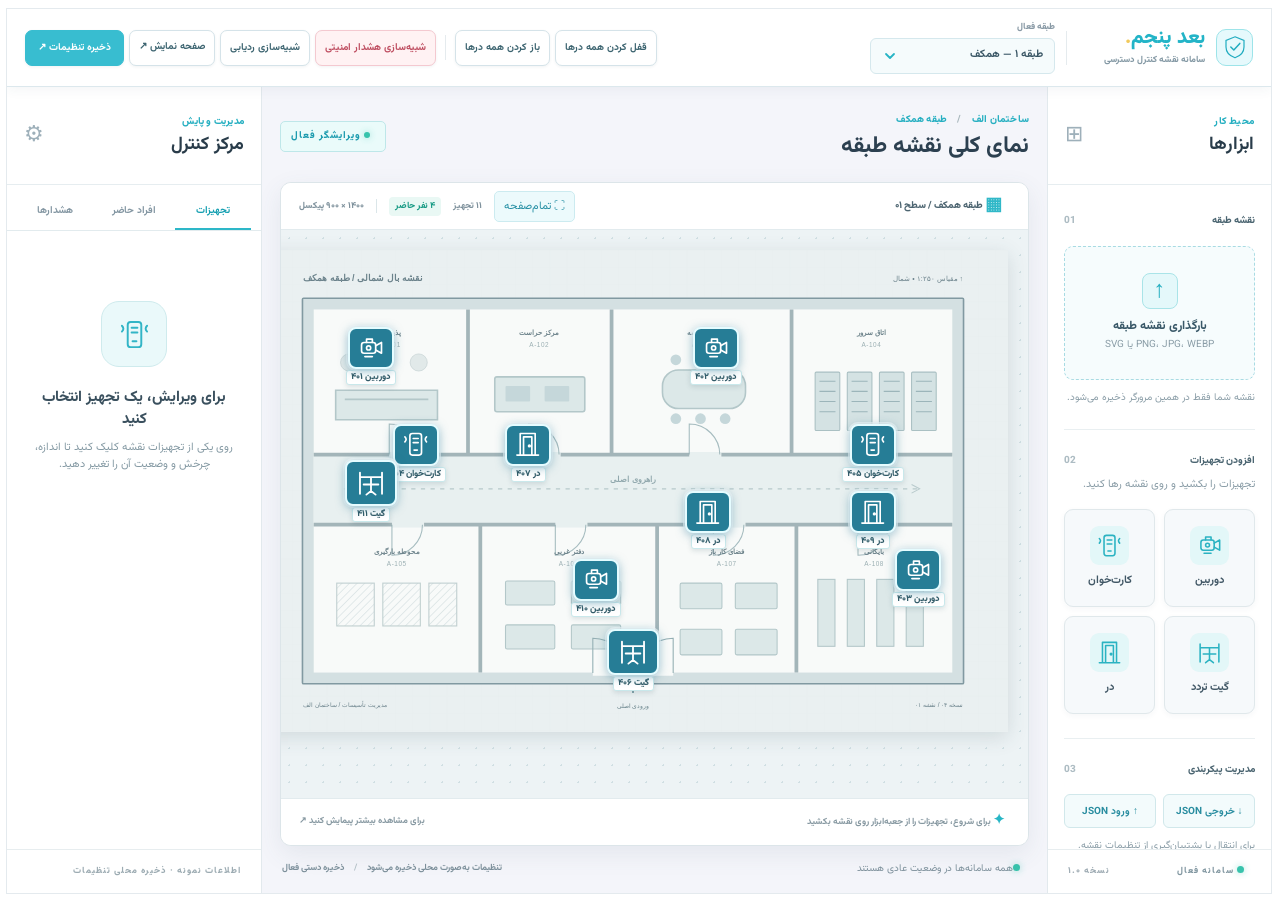
<file: index.html>
<!doctype html>
<html lang="fa" dir="rtl">
<head>
  <meta charset="utf-8">
  <meta name="viewport" content="width=device-width, initial-scale=1">
  <meta name="theme-color" content="#f4f5fa">
  <title>بعد پنجم | سازنده نقشه کنترل دسترسی</title>
  <link rel="stylesheet" href="styles.css">
  <link rel="stylesheet" href="theme-light.css">
  <script src="app.js" defer></script>
</head>
<body>
  <div id="acs-builder-app" class="acs-app-container" dir="rtl">
    <header class="acs-app-header">
      <div class="acs-app-brand">
        <div class="acs-app-brand-mark" aria-hidden="true"><svg viewBox="0 0 40 40" fill="none"><path d="M20 3 35 9v11c0 10-6.5 15-15 18C11.5 35 5 30 5 20V9L20 3Z" stroke="currentColor" stroke-width="2"/><path d="m13 20 5 5 10-11" stroke="currentColor" stroke-width="2.5" stroke-linecap="round" stroke-linejoin="round"/></svg></div>
        <div><div class="acs-app-brand-name">بعد پنجم<span class="acs-app-brand-dot">.</span></div><div class="acs-app-brand-caption">سامانه نقشه کنترل دسترسی</div></div>
      </div>
      <div class="acs-app-header-divider"></div>
      <div class="acs-app-floor-control"><span class="acs-app-field-label">طبقه فعال</span><div class="acs-app-select-wrap"><select id="acs-floor-select" class="acs-app-visually-hidden" aria-hidden="true" tabindex="-1"><option value="1">طبقه ۱ — همکف</option><option value="2">طبقه ۲ — عملیاتی</option><option value="3">طبقه ۳ — مدیریت</option></select><button id="acs-floor-trigger" class="acs-app-floor-trigger" type="button" aria-haspopup="listbox" aria-expanded="false" aria-controls="acs-floor-menu"><span id="acs-floor-label">طبقه ۱ — همکف</span><svg class="acs-app-floor-arrow" viewBox="0 0 16 16" fill="none" aria-hidden="true"><path d="m4 6 4 4 4-4" stroke="currentColor" stroke-width="1.8" stroke-linecap="round" stroke-linejoin="round"/></svg></button><div id="acs-floor-menu" class="acs-app-floor-menu acs-app-hidden" role="listbox" aria-label="انتخاب طبقه"><button class="acs-app-floor-option" type="button" role="option" data-floor="1" aria-selected="true">طبقه ۱ — همکف</button><button class="acs-app-floor-option" type="button" role="option" data-floor="2" aria-selected="false">طبقه ۲ — عملیاتی</button><button class="acs-app-floor-option" type="button" role="option" data-floor="3" aria-selected="false">طبقه ۳ — مدیریت</button></div></div></div>
      <div class="acs-app-header-spacer"></div>
      <div class="acs-app-header-actions">
        <button id="acs-lock-all" class="acs-app-button acs-app-button-subtle" type="button"><span class="acs-app-button-icon">🔒</span> قفل کردن همه درها</button>
        <button id="acs-unlock-all" class="acs-app-button acs-app-button-subtle" type="button"><span class="acs-app-button-icon">🔓</span> باز کردن همه درها</button>
        <span class="acs-app-action-divider"></span>
        <button id="acs-breach" class="acs-app-button acs-app-button-danger" type="button"><span class="acs-app-button-icon">⚡</span> شبیه‌سازی هشدار امنیتی</button>
        <button id="acs-track" class="acs-app-button acs-app-button-subtle" type="button"><span class="acs-app-button-icon">◎</span> شبیه‌سازی ردیابی</button>
        <a class="acs-app-button acs-app-button-subtle acs-app-view-link" href="viewer.html" target="_blank" rel="noopener" title="صفحه نمایش نقشه؛ فقط مشاهده و کنترل درها"><span class="acs-app-button-icon">◱</span> صفحه نمایش ↗</a>
        <button id="acs-save" class="acs-app-button acs-app-button-primary" type="button" aria-label="ذخیره تنظیمات"><span id="acs-save-indicator" class="acs-app-save-indicator acs-app-hidden" aria-hidden="true"></span>ذخیره تنظیمات <span aria-hidden="true">↗</span></button>
      </div>
    </header>

    <aside class="acs-app-sidebar acs-app-sidebar-left" aria-label="ابزارها">
      <div class="acs-app-sidebar-heading"><div><div class="acs-app-eyebrow">محیط کار</div><h2 class="acs-app-panel-title">ابزارها</h2></div><span class="acs-app-heading-symbol" aria-hidden="true">⊞</span></div>
      <div class="acs-app-sidebar-content">
        <section class="acs-app-section"><div class="acs-app-section-heading"><span>نقشه طبقه</span><span class="acs-app-section-index">01</span></div>
          <label for="acs-upload" class="acs-app-upload"><span class="acs-app-upload-icon" aria-hidden="true">↑</span><span class="acs-app-upload-title">بارگذاری نقشه طبقه</span><span class="acs-app-upload-hint">PNG، JPG، WEBP یا SVG</span></label>
          <input id="acs-upload" class="acs-app-visually-hidden" type="file" accept="image/png,image/jpeg,image/webp,image/gif,image/svg+xml">
          <p class="acs-app-helper">نقشه شما فقط در همین مرورگر ذخیره می‌شود.</p>
        </section>
        <section class="acs-app-section"><div class="acs-app-section-heading"><span>افزودن تجهیزات</span><span class="acs-app-section-index">02</span></div>
          <p class="acs-app-section-description">تجهیزات را بکشید و روی نقشه رها کنید.</p>
          <div id="acs-palette" class="acs-app-palette"></div>
        </section>
        <section class="acs-app-section acs-app-config-tools"><div class="acs-app-section-heading"><span>مدیریت پیکربندی</span><span class="acs-app-section-index">03</span></div><div class="acs-app-config-actions"><button id="acs-export" class="acs-app-config-button" type="button">↓ خروجی JSON</button><label for="acs-import" class="acs-app-config-button">↑ ورود JSON</label><input id="acs-import" class="acs-app-visually-hidden" type="file" accept="application/json,.json"></div><p class="acs-app-helper">برای انتقال یا پشتیبان‌گیری از تنظیمات نقشه.</p></section>
        <section class="acs-app-section acs-app-tips"><div class="acs-app-section-heading"><span>راهنمای سریع</span><span class="acs-app-section-index">04</span></div>
          <div class="acs-app-tip"><span class="acs-app-tip-number">01</span><span>تجهیزات را بکشید و روی نقشه قرار دهید</span></div>
          <div class="acs-app-tip"><span class="acs-app-tip-number">02</span><span>برای ویرایش، روی هر تجهیز کلیک کنید</span></div>
          <div class="acs-app-tip"><span class="acs-app-tip-number">03</span><span>تغییرات فقط با دکمه «ذخیره تنظیمات» ثبت می‌شوند</span></div>
        </section>
      </div>
      <div class="acs-app-sidebar-footer"><span class="acs-app-status-light"></span> سامانه فعال <span class="acs-app-footer-version">نسخه ۱.۰</span></div>
    </aside>

    <main class="acs-app-workspace">
      <div class="acs-app-workspace-heading"><div><div class="acs-app-eyebrow">ساختمان الف <span class="acs-app-breadcrumb">/</span> <span id="acs-floor-crumb">طبقه همکف</span></div><h1 class="acs-app-workspace-title">نمای کلی نقشه طبقه</h1></div><div class="acs-app-live-pill"><span class="acs-app-live-dot"></span> ویرایشگر فعال</div></div>
      <div class="acs-app-map-frame"><div class="acs-app-map-topbar"><div class="acs-app-map-title"><span class="acs-app-map-icon">▦</span> <span id="acs-map-name">طبقه همکف / سطح ۰۱</span></div><div class="acs-app-map-meta"><button id="acs-fullscreen" class="acs-app-fullscreen-button" type="button" aria-label="تمام‌صفحه کردن نقشه" title="تمام‌صفحه کردن نقشه">⛶ <span id="acs-fullscreen-label">تمام‌صفحه</span></button><span id="acs-device-count">۰ تجهیز</span><span id="acs-presence-count" class="acs-app-presence-count">۰ نفر حاضر</span><span class="acs-app-meta-divider"></span><span id="acs-map-dimensions">۱۴۰۰ × ۹۰۰ پیکسل</span></div></div>
        <div id="acs-scroll-area" class="acs-app-scroll-area"><div id="acs-canvas" class="acs-app-canvas" aria-label="بوم نقشه طبقه"><div id="acs-elements" class="acs-app-elements"></div><svg id="acs-path-overlay" class="acs-app-path-overlay" aria-hidden="true"></svg><div id="acs-device-menu" class="acs-app-device-menu acs-app-hidden" role="group" aria-label="تغییر وضعیت تجهیز"></div><div id="acs-person-marker" class="acs-app-person-marker acs-app-hidden" aria-live="polite"></div></div></div>
        <div class="acs-app-map-footer"><span><span class="acs-app-footer-key">✦</span> برای شروع، تجهیزات را از جعبه‌ابزار روی نقشه بکشید</span><span>برای مشاهده بیشتر پیمایش کنید <span aria-hidden="true">↗</span></span></div>
      </div>
      <div class="acs-app-workspace-bottom"><div><span class="acs-app-status-light"></span><span id="acs-status-text">همه سامانه‌ها در وضعیت عادی هستند</span></div><span>تنظیمات به‌صورت محلی ذخیره می‌شود <span class="acs-app-bottom-separator">/</span> <span id="acs-save-state">ذخیره دستی فعال</span></span></div>
      <div id="acs-tracking-log" class="acs-app-tracking-log acs-app-hidden" aria-live="polite"><div class="acs-app-tracking-header"><span><span class="acs-app-tracking-pulse"></span> ردیابی پرسنل</span><button id="acs-close-tracking" class="acs-app-icon-button" type="button" aria-label="بستن گزارش ردیابی">×</button></div><div class="acs-app-tracking-person"><div id="acs-tracking-avatar" class="acs-app-avatar">عق</div><div><strong id="acs-tracking-name">علیرضا قورچیان</strong><small id="acs-tracking-id">شماره پرسنلی · ۴۸۲۹</small></div><span class="acs-app-tracking-active">فعال</span></div><div id="acs-tracking-entries" class="acs-app-tracking-entries"></div></div>
    </main>

    <aside class="acs-app-sidebar acs-app-sidebar-right" aria-label="پنل مدیریت و پایش"><div class="acs-app-sidebar-heading"><div><div class="acs-app-eyebrow">مدیریت و پایش</div><h2 class="acs-app-panel-title">مرکز کنترل</h2></div><span class="acs-app-heading-symbol" aria-hidden="true">⚙</span></div>
      <div class="acs-app-panel-tabs" role="tablist" aria-label="بخش‌های مرکز کنترل"><button id="acs-tab-properties" class="acs-app-panel-tab acs-app-panel-tab-active" type="button" role="tab" aria-selected="true" aria-controls="acs-properties">تجهیزات</button><button id="acs-tab-personnel" class="acs-app-panel-tab" type="button" role="tab" aria-selected="false" aria-controls="acs-personnel-panel">افراد حاضر</button><button id="acs-tab-events" class="acs-app-panel-tab" type="button" role="tab" aria-selected="false" aria-controls="acs-events-panel">هشدارها <span id="acs-alert-count" class="acs-app-tab-badge acs-app-hidden">۰</span></button></div>
      <div id="acs-properties" class="acs-app-properties" role="tabpanel" aria-labelledby="acs-tab-properties"></div>
      <div id="acs-personnel-panel" class="acs-app-monitor-panel acs-app-hidden" role="tabpanel" aria-labelledby="acs-tab-personnel"><div class="acs-app-monitor-head"><strong>افراد حاضر در مجموعه</strong><span id="acs-personnel-total" class="acs-app-count-pill">۰ نفر</span></div><label class="acs-app-search-wrap"><span aria-hidden="true">⌕</span><input id="acs-person-search" class="acs-app-person-search" type="search" placeholder="جستجوی نام، کد یا واحد…" aria-label="جستجوی افراد حاضر"></label><div id="acs-person-detail" class="acs-app-person-detail acs-app-hidden"></div><div id="acs-person-list" class="acs-app-person-list"></div></div>
      <div id="acs-events-panel" class="acs-app-monitor-panel acs-app-hidden" role="tabpanel" aria-labelledby="acs-tab-events"><div class="acs-app-monitor-head"><strong>مرکز هشدار و رویدادها</strong><span class="acs-app-count-pill">نمایشی</span></div><p class="acs-app-monitor-help">برای آزمایش، یک نوع رویداد را انتخاب کنید.</p><div class="acs-app-alert-actions"><button class="acs-app-alert-action" type="button" data-alert-type="unauthorized">⚠ دسترسی غیرمجاز</button><button class="acs-app-alert-action" type="button" data-alert-type="forced">🚪 باز شدن اجباری در</button><button class="acs-app-alert-action" type="button" data-alert-type="offline">◉ قطع ارتباط دوربین</button><button class="acs-app-alert-action" type="button" data-alert-type="denied">▣ کارت نامعتبر</button></div><div class="acs-app-monitor-subheading"><span>گزارش رویدادها</span><button id="acs-ack-all" class="acs-app-text-button" type="button">تأیید همه</button></div><div id="acs-event-list" class="acs-app-event-list"></div></div>
      <div class="acs-app-sidebar-footer acs-app-properties-footer">اطلاعات نمونه · ذخیره محلی تنظیمات</div></aside>

    <div id="acs-toast-region" class="acs-app-toast-region" aria-live="polite"></div>
    <div id="acs-camera-modal" class="acs-app-modal acs-app-hidden" role="dialog" aria-modal="true" aria-labelledby="acs-camera-title"><div class="acs-app-modal-card"><div class="acs-app-modal-header"><div><div class="acs-app-eyebrow">نظارت زنده</div><h2 id="acs-camera-title" class="acs-app-modal-title">تصویر دوربین</h2></div><button id="acs-close-modal" class="acs-app-icon-button acs-app-modal-close" type="button" aria-label="بستن تصویر دوربین">×</button></div><div class="acs-app-video"><div class="acs-app-video-scene"><div class="acs-app-video-hall"></div><div class="acs-app-video-door"></div><div class="acs-app-video-floor"></div><div class="acs-app-video-person"></div></div><div class="acs-app-video-grid"></div><div class="acs-app-video-scan"></div><div class="acs-app-video-rec"><span class="acs-app-rec-dot"></span> ضبط</div><div class="acs-app-video-crosshair">＋</div><div id="acs-video-time" class="acs-app-video-time"></div><div class="acs-app-video-label">دوربین / پخش زنده</div></div><div class="acs-app-modal-footer"><span><span class="acs-app-status-light"></span> اتصال امن</span><span>تصویر شبیه‌سازی‌شده · حالت نمایشی</span></div></div></div>
  </div>
</body>
</html>
</file>
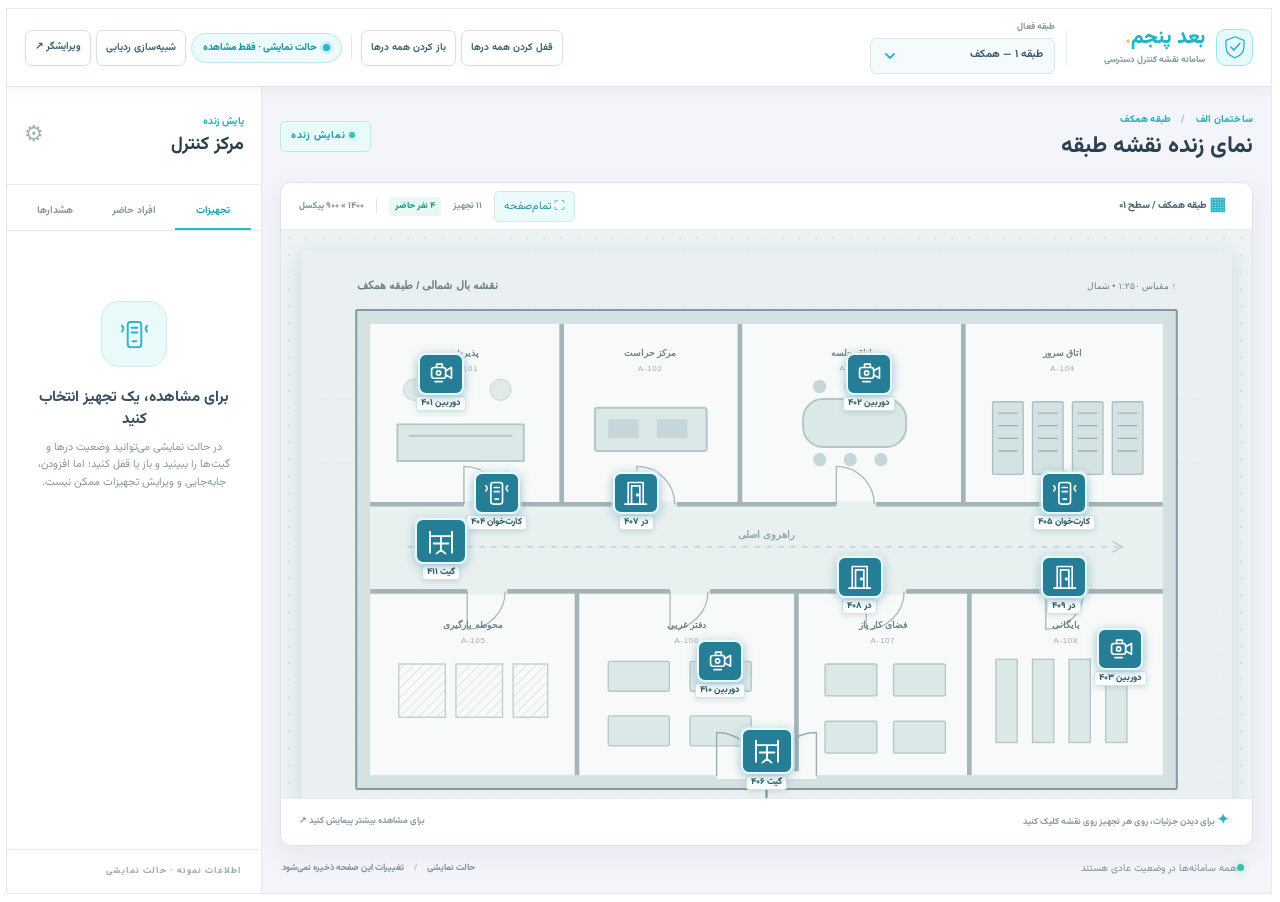
<file: viewer.html>
<!doctype html>
<html lang="fa" dir="rtl">
<head>
  <meta charset="utf-8">
  <meta name="viewport" content="width=device-width, initial-scale=1">
  <meta name="theme-color" content="#f4f5fa">
  <title>بعد پنجم | نمایش نقشه کنترل دسترسی</title>
  <link rel="stylesheet" href="styles.css">
  <link rel="stylesheet" href="theme-light.css">
  <link rel="stylesheet" href="viewer.css">
  <script src="app.js" defer></script>
</head>
<body>
  <div id="acs-builder-app" class="acs-app-container acs-app-viewer" data-mode="viewer" dir="rtl">
    <header class="acs-app-header">
      <div class="acs-app-brand">
        <div class="acs-app-brand-mark" aria-hidden="true"><svg viewBox="0 0 40 40" fill="none"><path d="M20 3 35 9v11c0 10-6.5 15-15 18C11.5 35 5 30 5 20V9L20 3Z" stroke="currentColor" stroke-width="2"/><path d="m13 20 5 5 10-11" stroke="currentColor" stroke-width="2.5" stroke-linecap="round" stroke-linejoin="round"/></svg></div>
        <div><div class="acs-app-brand-name">بعد پنجم<span class="acs-app-brand-dot">.</span></div><div class="acs-app-brand-caption">سامانه نقشه کنترل دسترسی</div></div>
      </div>
      <div class="acs-app-header-divider"></div>
      <div class="acs-app-floor-control"><span class="acs-app-field-label">طبقه فعال</span><div class="acs-app-select-wrap"><select id="acs-floor-select" class="acs-app-visually-hidden" aria-hidden="true" tabindex="-1"><option value="1">طبقه ۱ — همکف</option><option value="2">طبقه ۲ — عملیاتی</option><option value="3">طبقه ۳ — مدیریت</option></select><button id="acs-floor-trigger" class="acs-app-floor-trigger" type="button" aria-haspopup="listbox" aria-expanded="false" aria-controls="acs-floor-menu"><span id="acs-floor-label">طبقه ۱ — همکف</span><svg class="acs-app-floor-arrow" viewBox="0 0 16 16" fill="none" aria-hidden="true"><path d="m4 6 4 4 4-4" stroke="currentColor" stroke-width="1.8" stroke-linecap="round" stroke-linejoin="round"/></svg></button><div id="acs-floor-menu" class="acs-app-floor-menu acs-app-hidden" role="listbox" aria-label="انتخاب طبقه"><button class="acs-app-floor-option" type="button" role="option" data-floor="1" aria-selected="true">طبقه ۱ — همکف</button><button class="acs-app-floor-option" type="button" role="option" data-floor="2" aria-selected="false">طبقه ۲ — عملیاتی</button><button class="acs-app-floor-option" type="button" role="option" data-floor="3" aria-selected="false">طبقه ۳ — مدیریت</button></div></div></div>
      <div class="acs-app-header-spacer"></div>
      <div class="acs-app-header-actions">
        <button id="acs-lock-all" class="acs-app-button acs-app-button-subtle" type="button"><span class="acs-app-button-icon">🔒</span> قفل کردن همه درها</button>
        <button id="acs-unlock-all" class="acs-app-button acs-app-button-subtle" type="button"><span class="acs-app-button-icon">🔓</span> باز کردن همه درها</button>
        <span class="acs-app-action-divider"></span>
        <span class="acs-app-mode-pill"><span class="acs-app-mode-dot" aria-hidden="true"></span> حالت نمایشی · فقط مشاهده</span>
        <button id="acs-track" class="acs-app-button acs-app-button-subtle" type="button"><span class="acs-app-button-icon">◎</span> شبیه‌سازی ردیابی</button>
        <a class="acs-app-button acs-app-button-subtle acs-app-view-link" href="index.html" title="بازگشت به ویرایشگر نقشه"><span class="acs-app-button-icon">✎</span> ویرایشگر ↗</a>
      </div>
    </header>

    <main class="acs-app-workspace">
      <div class="acs-app-workspace-heading"><div><div class="acs-app-eyebrow">ساختمان الف <span class="acs-app-breadcrumb">/</span> <span id="acs-floor-crumb">طبقه همکف</span></div><h1 class="acs-app-workspace-title">نمای زنده نقشه طبقه</h1></div><div class="acs-app-live-pill"><span class="acs-app-live-dot"></span> نمایش زنده</div></div>
      <div class="acs-app-map-frame"><div class="acs-app-map-topbar"><div class="acs-app-map-title"><span class="acs-app-map-icon">▦</span> <span id="acs-map-name">طبقه همکف / سطح ۰۱</span></div><div class="acs-app-map-meta"><button id="acs-fullscreen" class="acs-app-fullscreen-button" type="button" aria-label="تمام‌صفحه کردن نقشه" title="تمام‌صفحه کردن نقشه">⛶ <span id="acs-fullscreen-label">تمام‌صفحه</span></button><span id="acs-device-count">۰ تجهیز</span><span id="acs-presence-count" class="acs-app-presence-count">۰ نفر حاضر</span><span class="acs-app-meta-divider"></span><span id="acs-map-dimensions">۱۴۰۰ × ۹۰۰ پیکسل</span></div></div>
        <div id="acs-scroll-area" class="acs-app-scroll-area"><div id="acs-canvas" class="acs-app-canvas" aria-label="بوم نقشه طبقه"><div id="acs-elements" class="acs-app-elements"></div><svg id="acs-path-overlay" class="acs-app-path-overlay" aria-hidden="true"></svg><div id="acs-device-menu" class="acs-app-device-menu acs-app-hidden" role="group" aria-label="تغییر وضعیت تجهیز"></div><div id="acs-person-marker" class="acs-app-person-marker acs-app-hidden" aria-live="polite"></div></div></div>
        <div class="acs-app-map-footer"><span><span class="acs-app-footer-key">✦</span> برای دیدن جزئیات، روی هر تجهیز روی نقشه کلیک کنید</span><span>برای مشاهده بیشتر پیمایش کنید <span aria-hidden="true">↗</span></span></div>
      </div>
      <div class="acs-app-workspace-bottom"><div><span class="acs-app-status-light"></span><span id="acs-status-text">همه سامانه‌ها در وضعیت عادی هستند</span></div><span>حالت نمایشی <span class="acs-app-bottom-separator">/</span> تغییرات این صفحه ذخیره نمی‌شود</span></div>
      <div id="acs-tracking-log" class="acs-app-tracking-log acs-app-hidden" aria-live="polite"><div class="acs-app-tracking-header"><span><span class="acs-app-tracking-pulse"></span> ردیابی پرسنل</span><button id="acs-close-tracking" class="acs-app-icon-button" type="button" aria-label="بستن گزارش ردیابی">×</button></div><div class="acs-app-tracking-person"><div id="acs-tracking-avatar" class="acs-app-avatar">عق</div><div><strong id="acs-tracking-name">علیرضا قورچیان</strong><small id="acs-tracking-id">شماره پرسنلی · ۴۸۲۹</small></div><span class="acs-app-tracking-active">فعال</span></div><div id="acs-tracking-entries" class="acs-app-tracking-entries"></div></div>
    </main>

    <aside class="acs-app-sidebar acs-app-sidebar-right" aria-label="پنل پایش"><div class="acs-app-sidebar-heading"><div><div class="acs-app-eyebrow">پایش زنده</div><h2 class="acs-app-panel-title">مرکز کنترل</h2></div><span class="acs-app-heading-symbol" aria-hidden="true">⚙</span></div>
      <div class="acs-app-panel-tabs" role="tablist" aria-label="بخش‌های مرکز کنترل"><button id="acs-tab-properties" class="acs-app-panel-tab acs-app-panel-tab-active" type="button" role="tab" aria-selected="true" aria-controls="acs-properties">تجهیزات</button><button id="acs-tab-personnel" class="acs-app-panel-tab" type="button" role="tab" aria-selected="false" aria-controls="acs-personnel-panel">افراد حاضر</button><button id="acs-tab-events" class="acs-app-panel-tab" type="button" role="tab" aria-selected="false" aria-controls="acs-events-panel">هشدارها <span id="acs-alert-count" class="acs-app-tab-badge acs-app-hidden">۰</span></button></div>
      <div id="acs-properties" class="acs-app-properties" role="tabpanel" aria-labelledby="acs-tab-properties"></div>
      <div id="acs-personnel-panel" class="acs-app-monitor-panel acs-app-hidden" role="tabpanel" aria-labelledby="acs-tab-personnel"><div class="acs-app-monitor-head"><strong>افراد حاضر در مجموعه</strong><span id="acs-personnel-total" class="acs-app-count-pill">۰ نفر</span></div><label class="acs-app-search-wrap"><span aria-hidden="true">⌕</span><input id="acs-person-search" class="acs-app-person-search" type="search" placeholder="جستجوی نام، کد یا واحد…" aria-label="جستجوی افراد حاضر"></label><div id="acs-person-detail" class="acs-app-person-detail acs-app-hidden"></div><div id="acs-person-list" class="acs-app-person-list"></div></div>
      <div id="acs-events-panel" class="acs-app-monitor-panel acs-app-hidden" role="tabpanel" aria-labelledby="acs-tab-events"><div class="acs-app-monitor-head"><strong>مرکز هشدار و رویدادها</strong><span class="acs-app-count-pill">فقط مشاهده</span></div><p class="acs-app-monitor-help">هشدارهای ثبت‌شده در سامانه را اینجا دنبال کنید.</p><div class="acs-app-monitor-subheading"><span>گزارش رویدادها</span></div><div id="acs-event-list" class="acs-app-event-list"></div></div>
      <div class="acs-app-sidebar-footer acs-app-properties-footer">اطلاعات نمونه · حالت نمایشی</div></aside>

    <div id="acs-toast-region" class="acs-app-toast-region" aria-live="polite"></div>
    <div id="acs-camera-modal" class="acs-app-modal acs-app-hidden" role="dialog" aria-modal="true" aria-labelledby="acs-camera-title"><div class="acs-app-modal-card"><div class="acs-app-modal-header"><div><div class="acs-app-eyebrow">نظارت زنده</div><h2 id="acs-camera-title" class="acs-app-modal-title">تصویر دوربین</h2></div><button id="acs-close-modal" class="acs-app-icon-button acs-app-modal-close" type="button" aria-label="بستن تصویر دوربین">×</button></div><div class="acs-app-video"><div class="acs-app-video-scene"><div class="acs-app-video-hall"></div><div class="acs-app-video-door"></div><div class="acs-app-video-floor"></div><div class="acs-app-video-person"></div></div><div class="acs-app-video-grid"></div><div class="acs-app-video-scan"></div><div class="acs-app-video-rec"><span class="acs-app-rec-dot"></span> ضبط</div><div class="acs-app-video-crosshair">＋</div><div id="acs-video-time" class="acs-app-video-time"></div><div class="acs-app-video-label">دوربین / پخش زنده</div></div><div class="acs-app-modal-footer"><span><span class="acs-app-status-light"></span> اتصال امن</span><span>تصویر شبیه‌سازی‌شده · حالت نمایشی</span></div></div></div>
  </div>
</body>
</html>
</file>
<file: styles.css>
/* Sentinel is self-contained: all selectors are scoped to acs-app classes. */
.acs-app-container{--acs-bg:#0b131c;--acs-panel:#111c27;--acs-panel-alt:#14212e;--acs-border:#263642;--acs-muted:#7f929f;--acs-text:#e9f2f4;--acs-teal:#58e4c4;--acs-red:#ff6777;--acs-space:22px;position:fixed;inset:0;display:grid;grid-template-columns:256px minmax(0,1fr) 294px;grid-template-rows:78px minmax(0,1fr);background:var(--acs-bg);color:var(--acs-text);font-family:Inter,ui-sans-serif,-apple-system,BlinkMacSystemFont,"Segoe UI",sans-serif;font-size:13px;line-height:1.45;overflow:hidden;isolation:isolate}
.acs-app-container *{box-sizing:border-box}
.acs-app-container *:focus-visible{outline:2px solid var(--acs-teal);outline-offset:3px}
.acs-app-container .acs-app-hidden{display:none}
.acs-app-header{grid-column:1/-1;display:flex;align-items:center;gap:23px;padding:0 25px;background:#111c27;border-bottom:1px solid var(--acs-border);min-width:0;z-index:4}
.acs-app-brand{width:208px;flex:none;display:flex;gap:11px;align-items:center}
.acs-app-brand-mark{height:37px;width:37px;display:grid;place-items:center;color:var(--acs-teal);background:#183734;border:1px solid #2c6960;border-radius:10px;box-shadow:0 0 22px #58e4c416}
.acs-app-brand-mark svg{height:24px;width:24px}
.acs-app-brand-name{font-weight:850;letter-spacing:2px;font-size:18px;line-height:1.05}.acs-app-brand-dot{color:var(--acs-teal)}
.acs-app-brand-caption{font-size:9px;letter-spacing:2px;color:#91a6af;font-weight:750;margin-top:5px}
.acs-app-header-divider{height:34px;width:1px;background:var(--acs-border);flex:none}
.acs-app-floor-control{min-width:185px}.acs-app-field-label{display:block;font-size:9px;color:var(--acs-muted);letter-spacing:1.8px;font-weight:800;margin-bottom:3px}
.acs-app-select-wrap{position:relative}.acs-app-floor-select{appearance:none;border:0;background:transparent;color:var(--acs-text);font:700 13px/1.5 inherit;font-family:inherit;font-weight:700;width:100%;cursor:pointer;padding:0 19px 0 0}.acs-app-floor-select option{background:#14212e;color:#fff}.acs-app-chevron{position:absolute;right:4px;top:-3px;color:var(--acs-teal);pointer-events:none;font-size:20px}
.acs-app-header-spacer{flex:1}.acs-app-header-actions{display:flex;align-items:center;gap:8px;min-width:0}.acs-app-button{border:1px solid transparent;border-radius:7px;padding:10px 12px;min-height:36px;color:var(--acs-text);background:none;font:700 11px/1.1 inherit;font-family:inherit;font-size:11px;font-weight:750;white-space:nowrap;cursor:pointer;transition:background .2s,transform .2s,border-color .2s}.acs-app-button:hover{transform:translateY(-1px)}.acs-app-button:active{transform:translateY(0)}
.acs-app-button-subtle{background:#192936;border-color:#304451}.acs-app-button-subtle:hover{background:#233949;border-color:#496473}.acs-app-button-danger{background:#402732;color:#ffc3c9;border-color:#85424e}.acs-app-button-danger:hover{background:#62313d}.acs-app-button-primary{background:var(--acs-teal);color:#09261f;border-color:var(--acs-teal);padding-inline:16px}.acs-app-button-primary:hover{background:#8af1d7}.acs-app-button-icon{font-size:14px;margin-right:4px;vertical-align:-1px}.acs-app-action-divider{height:25px;width:1px;background:var(--acs-border);margin:0 4px}
.acs-app-sidebar{display:flex;flex-direction:column;min-height:0;background:#111c27}.acs-app-sidebar-left{border-right:1px solid var(--acs-border)}.acs-app-sidebar-right{border-left:1px solid var(--acs-border)}.acs-app-sidebar-heading{height:98px;min-height:98px;display:flex;justify-content:space-between;align-items:center;padding:22px 23px;border-bottom:1px solid var(--acs-border)}.acs-app-eyebrow{font-size:10px;letter-spacing:2px;color:var(--acs-teal);font-weight:800}.acs-app-panel-title{font-size:19px;letter-spacing:-.5px;margin:5px 0 0;line-height:1.15}.acs-app-heading-symbol{color:#718997;font-size:22px}.acs-app-sidebar-content{flex:1;min-height:0;overflow:auto;padding:5px 20px 20px}.acs-app-section{padding:24px 0;border-bottom:1px solid var(--acs-border)}.acs-app-section-heading{display:flex;justify-content:space-between;color:#c8d6da;letter-spacing:1.5px;font-size:10px;font-weight:800;margin-bottom:17px}.acs-app-section-index{color:#607782}.acs-app-upload{display:flex;flex-direction:column;align-items:center;justify-content:center;height:134px;border:1px dashed #46606b;border-radius:9px;background:#172733;cursor:pointer;transition:border-color .2s,background .2s}.acs-app-upload:hover{border-color:var(--acs-teal);background:#19332f}.acs-app-upload-icon{display:grid;place-items:center;color:var(--acs-teal);border:1px solid #3c7369;background:#1f453f;border-radius:8px;font-size:24px;width:36px;height:36px;line-height:1;margin-bottom:9px}.acs-app-upload-title{font-size:12px;font-weight:750}.acs-app-upload-hint{font-size:10px;color:var(--acs-muted);margin-top:3px}.acs-app-visually-hidden{position:absolute;width:1px;height:1px;padding:0;margin:-1px;overflow:hidden;clip:rect(0,0,0,0);white-space:nowrap;border:0}.acs-app-helper{font-size:10px;color:#8094a0;margin:10px 0 0;line-height:1.5}.acs-app-section-description{font-size:11px;color:var(--acs-muted);margin:-8px 0 16px}.acs-app-palette{display:grid;grid-template-columns:repeat(2,minmax(0,1fr));gap:9px}.acs-app-palette-item{background:#172632;border:1px solid #2e4350;border-radius:9px;color:var(--acs-text);min-height:98px;display:flex;flex-direction:column;align-items:center;justify-content:center;gap:7px;cursor:grab;font:650 11px/1.2 inherit;font-family:inherit;font-size:11px;font-weight:700;user-select:none;transition:border-color .18s,background .18s,transform .18s}.acs-app-palette-item:hover{border-color:var(--acs-teal);background:#1b3537;transform:translateY(-2px)}.acs-app-palette-item:active{cursor:grabbing}.acs-app-palette-icon{display:grid;place-items:center;color:var(--acs-teal);width:39px;height:39px;border-radius:9px;background:#20433e}.acs-app-palette-icon svg{width:25px;height:25px}.acs-app-tips{border-bottom:0}.acs-app-tip{display:flex;gap:11px;align-items:flex-start;color:#95aab3;font-size:11px;line-height:1.45;margin:0 0 13px}.acs-app-tip-number{font-size:10px;color:var(--acs-teal);font-weight:800;flex:none}.acs-app-sidebar-footer{padding:15px 20px;border-top:1px solid var(--acs-border);font-size:9px;color:#91a6ad;letter-spacing:1px;font-weight:800;white-space:nowrap}.acs-app-status-light{display:inline-block;height:7px;width:7px;background:var(--acs-teal);box-shadow:0 0 9px #58e4c488;border-radius:50%;margin-right:7px}.acs-app-footer-version{float:right;color:#59727f}
.acs-app-workspace{position:relative;min-height:0;min-width:0;display:flex;flex-direction:column;padding:26px 28px 17px;background:radial-gradient(ellipse at 50% 35%,#182a37 0%,#0b151f 75%);overflow:hidden}.acs-app-workspace-heading{display:flex;justify-content:space-between;align-items:center;margin-bottom:22px;flex:none}.acs-app-breadcrumb{color:#667f8d;margin:0 8px}.acs-app-workspace-title{font-size:23px;letter-spacing:-.7px;margin:5px 0 0;line-height:1.2}.acs-app-live-pill{font-size:10px;letter-spacing:1px;color:#9fe8d4;border:1px solid #32665c;border-radius:5px;padding:7px 10px;background:#17342f;font-weight:800}.acs-app-live-dot{display:inline-block;width:6px;height:6px;border-radius:50%;background:var(--acs-teal);margin-right:5px;box-shadow:0 0 9px var(--acs-teal)}
.acs-app-map-frame{display:flex;flex-direction:column;min-height:0;flex:1;border:1px solid #344956;border-radius:11px;background:#12212d;overflow:hidden;box-shadow:0 20px 60px #0003}.acs-app-map-topbar,.acs-app-map-footer{height:47px;min-height:47px;display:flex;align-items:center;justify-content:space-between;padding:0 18px;background:#172735}.acs-app-map-topbar{border-bottom:1px solid #344956}.acs-app-map-title{font-size:10px;font-weight:800;letter-spacing:1.4px;color:#d9e7e9}.acs-app-map-icon{font-size:18px;color:var(--acs-teal);vertical-align:-2px;margin-right:8px}.acs-app-map-meta{display:flex;align-items:center;gap:12px;color:#8ca5b0;font-size:9px;letter-spacing:1px;font-weight:750}.acs-app-meta-divider{height:14px;width:1px;background:#415965}.acs-app-scroll-area{flex:1;min-height:0;overflow:auto;padding:20px;display:flex;align-items:flex-start;background-color:#1b303b;background-image:radial-gradient(#3e5963 1px,transparent 1px);background-size:17px 17px}.acs-app-canvas{position:relative;flex:none;width:100%;min-width:750px;aspect-ratio:1400 / 900;overflow:hidden;background:#eaf0f1 url('assets/floor-plan.svg') center/100% 100% no-repeat;box-shadow:0 8px 22px #0006;user-select:none}.acs-app-elements,.acs-app-path-overlay{position:absolute;inset:0;width:100%;height:100%}.acs-app-elements{z-index:2;pointer-events:none}.acs-app-path-overlay{z-index:1;pointer-events:none;overflow:visible}.acs-app-map-footer{border-top:1px solid #344956;color:#8ca1ac;font-size:9px;letter-spacing:.4px;font-weight:700;gap:12px}.acs-app-map-footer span:last-child{white-space:nowrap}.acs-app-footer-key{color:var(--acs-teal);margin-right:5px;font-size:14px}.acs-app-workspace-bottom{flex:none;display:flex;justify-content:space-between;gap:10px;padding:16px 2px 0;font-size:10px;color:#8ba0aa}.acs-app-workspace-bottom>span{letter-spacing:1px;font-size:9px;font-weight:700}.acs-app-bottom-separator{color:#57717e;margin:0 8px}
.acs-app-device{position:absolute;display:flex;flex-direction:column;align-items:center;justify-content:center;gap:1px;pointer-events:auto;cursor:grab;user-select:none;touch-action:none;border:0;background:none;padding:0;transform:translate(-50%,-50%);color:#0e2227;z-index:2}.acs-app-device:hover{z-index:5}.acs-app-device:active{cursor:grabbing}.acs-app-device-badge{width:100%;height:calc(100% - 14px);min-height:24px;display:grid;place-items:center;background:#173e40;border:2px solid #b1fff0;color:#b7ffed;border-radius:8px;box-shadow:0 3px 12px #103b4380,0 0 0 2px #17423e44;transform:rotate(var(--acs-rotation,0deg));transition:box-shadow .16s,background .16s}.acs-app-device-badge svg{width:70%;height:70%;max-width:30px;max-height:30px;min-width:16px;min-height:16px}.acs-app-device-label{font:800 9px/13px ui-sans-serif,system-ui,sans-serif;color:#163438;background:#d7f9f0;border-radius:3px;padding:0 4px;white-space:nowrap;box-shadow:0 1px 3px #0003}.acs-app-device-selected{z-index:6}.acs-app-device-selected .acs-app-device-badge{box-shadow:0 0 0 3px #fff,0 0 0 6px #24bfa7,0 8px 22px #123a48aa}.acs-app-device-door.acs-app-device-locked .acs-app-device-badge{background:#a83e4c;border-color:#ffb3bd;color:#fff}.acs-app-device-door.acs-app-device-unlocked .acs-app-device-badge{background:#168a68;border-color:#aaffdc;color:#fff}.acs-app-device-breached .acs-app-device-badge{animation:acs-app-breach-pulse .48s ease-in-out infinite alternate;background:#ca384e;border-color:white;color:white}.acs-app-device-breached .acs-app-device-label{background:#ffced4;color:#812736}@keyframes acs-app-breach-pulse{from{box-shadow:0 0 0 3px #ff526baa,0 0 12px 4px #ff526b}to{box-shadow:0 0 0 11px #ff526b33,0 0 36px 18px #ff526bcc}}
.acs-app-properties{flex:1;min-height:0;overflow:auto}.acs-app-empty-state{text-align:center;padding:70px 25px 30px}.acs-app-empty-icon{width:66px;height:66px;display:grid;place-items:center;border-radius:18px;background:#1b313b;border:1px solid #34505a;color:var(--acs-teal);margin:0 auto 20px}.acs-app-empty-icon svg{width:31px;height:31px}.acs-app-empty-title{font-size:15px;font-weight:750;margin:0 0 8px}.acs-app-empty-description{color:var(--acs-muted);font-size:11px;line-height:1.6;margin:0}.acs-app-properties-inner{padding:22px}.acs-app-property-device{display:flex;align-items:center;gap:12px;padding:14px;background:#1b2d39;border:1px solid #334b57;border-radius:9px;margin-bottom:27px}.acs-app-property-icon{flex:none;width:42px;height:42px;display:grid;place-items:center;background:#214841;color:var(--acs-teal);border-radius:8px}.acs-app-property-icon svg{height:25px;width:25px}.acs-app-property-device strong{display:block;font-size:13px}.acs-app-property-device small{display:block;color:var(--acs-muted);font-size:10px;margin-top:2px}.acs-app-property-heading{color:#b5c8cf;font-size:10px;letter-spacing:1.5px;font-weight:800;margin:0 0 19px;padding-bottom:13px;border-bottom:1px solid var(--acs-border)}.acs-app-property-row{margin:0 0 23px}.acs-app-property-label{display:flex;justify-content:space-between;color:#b9cbd1;font-size:11px;font-weight:650;margin:0 0 13px}.acs-app-property-value{color:var(--acs-teal);font-weight:800;font-variant-numeric:tabular-nums}.acs-app-slider{width:100%;height:5px;appearance:none;border-radius:10px;background:linear-gradient(to right,var(--acs-teal) 0,var(--acs-teal) var(--acs-progress,50%),#344a56 var(--acs-progress,50%));cursor:pointer;margin:0;display:block}.acs-app-slider::-webkit-slider-thumb{appearance:none;width:15px;height:15px;border:3px solid #e3fff5;background:#2abd9f;border-radius:50%;box-shadow:0 1px 4px #0006}.acs-app-slider::-moz-range-thumb{width:10px;height:10px;border:3px solid #e3fff5;background:#2abd9f;border-radius:50%}.acs-app-property-hint{color:#748e99;font-size:10px;margin:12px 0 0}.acs-app-property-divider{height:1px;background:var(--acs-border);margin:29px 0 24px}.acs-app-door-state{padding:12px;border:1px solid #38534c;border-radius:7px;background:#19342e;color:#9eebc8;font-size:11px;font-weight:700;margin-bottom:22px}.acs-app-door-state-locked{background:#3b252e;border-color:#633944;color:#ffb0ba}.acs-app-delete-button{width:100%;display:flex;align-items:center;justify-content:center;gap:8px;padding:11px;border:1px solid #703b48;border-radius:7px;background:#35232e;color:#ff9aa8;font-family:inherit;font-size:11px;font-weight:800;cursor:pointer}.acs-app-delete-button:hover{background:#57303d}.acs-app-properties-footer{color:#687f8a}
.acs-app-toast-region{position:fixed;bottom:28px;right:315px;z-index:20;display:flex;flex-direction:column;gap:9px;pointer-events:none}.acs-app-toast{display:flex;align-items:flex-start;gap:12px;min-width:285px;max-width:360px;padding:14px 16px;border:1px solid #426355;border-radius:8px;background:#172c2b;color:#e5f5ed;box-shadow:0 12px 40px #0009;animation:acs-app-toast-in .25s ease-out}.acs-app-toast-error{border-color:#ab5160;background:#402632;color:#ffe6ea}.acs-app-toast-symbol{font-size:18px;color:var(--acs-teal);line-height:1}.acs-app-toast-error .acs-app-toast-symbol{color:#ff8190}.acs-app-toast strong{display:block;font-size:11px;letter-spacing:.5px}.acs-app-toast small{display:block;color:#afc4c6;margin-top:3px;font-size:11px}.acs-app-toast-error small{color:#f4bbc2}@keyframes acs-app-toast-in{from{opacity:0;transform:translateY(12px)}to{opacity:1;transform:translateY(0)}}
.acs-app-tracking-log{position:absolute;bottom:48px;left:46px;width:326px;z-index:8;background:#13242e;border:1px solid #3a6e69;border-radius:10px;box-shadow:0 18px 55px #000b;overflow:hidden}.acs-app-tracking-header{display:flex;align-items:center;justify-content:space-between;padding:12px 15px;background:#1a3738;color:#b7f4df;letter-spacing:1px;font-size:10px;font-weight:800}.acs-app-tracking-pulse{display:inline-block;width:7px;height:7px;background:var(--acs-teal);border-radius:50%;margin-right:7px;box-shadow:0 0 10px var(--acs-teal);animation:acs-app-blink 1s infinite}.acs-app-icon-button{border:0;background:transparent;color:#b0c6ca;cursor:pointer;font-family:inherit;font-size:23px;line-height:1;padding:0 3px}.acs-app-icon-button:hover{color:white}.acs-app-tracking-person{display:flex;align-items:center;gap:10px;padding:14px;border-bottom:1px solid #30444b}.acs-app-avatar{width:33px;height:33px;border-radius:50%;background:#337969;color:#e3fff5;display:grid;place-items:center;font-size:10px;font-weight:800}.acs-app-tracking-person strong,.acs-app-tracking-person small{display:block}.acs-app-tracking-person strong{font-size:11px}.acs-app-tracking-person small{color:#90a6ad;font-size:9px;letter-spacing:.5px;margin-top:2px}.acs-app-tracking-active{margin-left:auto;color:var(--acs-teal);font-size:9px;font-weight:800}.acs-app-tracking-entries{padding:9px 14px 14px;min-height:47px}.acs-app-tracking-entry{display:flex;align-items:flex-start;gap:9px;color:#cedde1;font-size:10px;padding:8px 0;border-bottom:1px solid #2c4049;animation:acs-app-toast-in .3s ease-out}.acs-app-tracking-entry:last-child{border-bottom:0}.acs-app-tracking-entry-dot{height:6px;width:6px;background:var(--acs-teal);border-radius:50%;flex:none;margin-top:5px}.acs-app-tracking-wait{color:#8da4aa;font-size:10px;padding:9px 0}
.acs-app-modal{position:fixed;inset:0;z-index:30;display:grid;place-items:center;background:#050e14d9;backdrop-filter:blur(6px);padding:20px}.acs-app-modal-card{width:min(650px,100%);border:1px solid #4c6870;border-radius:12px;background:#13222d;overflow:hidden;box-shadow:0 35px 100px #000c}.acs-app-modal-header{display:flex;justify-content:space-between;align-items:center;padding:19px 23px}.acs-app-modal-title{font-size:18px;margin:4px 0 0}.acs-app-modal-close{font-size:28px}.acs-app-video{height:350px;position:relative;margin:0 20px;overflow:hidden;background:linear-gradient(130deg,#162b31,#32484a 45%,#101f27);border:1px solid #426069;filter:saturate(.7)}.acs-app-video-scene{position:absolute;inset:0;background:linear-gradient(105deg,#243940 0 30%,#364c4b 30% 70%,#22363e 70%);filter:blur(1px)}.acs-app-video-hall{position:absolute;left:25%;top:0;width:50%;height:100%;background:linear-gradient(90deg,#20313a,#647572 50%,#20313a);clip-path:polygon(0 0,100% 0,75% 100%,25% 100%)}.acs-app-video-door{position:absolute;left:43%;top:32%;width:14%;height:48%;background:#101e27;border:5px solid #526566;box-shadow:0 0 20px #0a131b}.acs-app-video-floor{position:absolute;inset:73% 0 0;background:linear-gradient(#71817b,#26363a);clip-path:polygon(37% 0,63% 0,100% 100%,0 100%)}.acs-app-video-person{position:absolute;bottom:20%;left:57%;width:12px;height:58px;background:#132326;border-radius:8px 8px 2px 2px;box-shadow:0 0 16px #111;animation:acs-app-person-walk 8s ease-in-out infinite alternate}.acs-app-video-person:before{content:"";position:absolute;top:-14px;left:-2px;width:16px;height:16px;border-radius:50%;background:#192b2d}@keyframes acs-app-person-walk{from{transform:translateX(-60px) scale(.7)}to{transform:translateX(35px) scale(1.15)}}.acs-app-video-grid{position:absolute;inset:0;background:repeating-linear-gradient(0deg,#b3eddb0b 0 1px,transparent 1px 5px),linear-gradient(90deg,transparent 49.8%,#b8d6ca33 50%,transparent 50.2%);pointer-events:none}.acs-app-video-scan{position:absolute;inset:0;background:linear-gradient(transparent 48%,#b3e6db20 50%,transparent 52%);background-size:100% 120px;animation:acs-app-scan 6s linear infinite;pointer-events:none}@keyframes acs-app-scan{to{background-position:0 350px}}.acs-app-video-rec,.acs-app-video-time,.acs-app-video-label{position:absolute;font:800 11px/1.2 ui-monospace,monospace;letter-spacing:1px;color:white;text-shadow:0 1px 5px #000}.acs-app-video-rec{top:20px;left:20px}.acs-app-rec-dot{display:inline-block;width:8px;height:8px;border-radius:50%;background:#ff555e;box-shadow:0 0 9px red;animation:acs-app-blink 1s infinite;margin-right:5px}@keyframes acs-app-blink{50%{opacity:.2}}.acs-app-video-time{bottom:17px;left:20px}.acs-app-video-label{bottom:17px;right:20px}.acs-app-video-crosshair{position:absolute;top:48%;left:49%;color:#d4f7e977;font-size:28px}.acs-app-modal-footer{display:flex;justify-content:space-between;padding:17px 23px;color:#9bb2b8;font-size:9px;font-weight:800;letter-spacing:1px}
.acs-app-drag-ghost{position:fixed;z-index:40;width:52px;height:52px;display:grid;place-items:center;pointer-events:none;color:#d6fff4;background:#1b5550;border:2px solid #8af3d5;border-radius:10px;box-shadow:0 10px 30px #0009,0 0 0 5px #58e4c42e;transform:translate(-50%,-50%)}.acs-app-drag-ghost svg{width:30px;height:30px}.acs-app-drag-invalid{opacity:.5;border-color:#8495a0;box-shadow:0 10px 30px #0008}
@media(max-width:1530px){.acs-app-header{gap:15px;padding:0 18px}.acs-app-brand{width:200px}.acs-app-header-actions{gap:5px}.acs-app-button{padding:9px 9px}.acs-app-button-primary{padding-inline:12px}.acs-app-floor-control{min-width:172px}}
@media(max-width:1280px){.acs-app-container{grid-template-columns:224px minmax(0,1fr) 255px}.acs-app-brand{width:175px}.acs-app-header{gap:11px}.acs-app-floor-control{min-width:135px}.acs-app-header-actions .acs-app-button-icon{display:none}.acs-app-header-actions .acs-app-button{font-size:10px}.acs-app-sidebar-heading{padding-inline:17px}.acs-app-sidebar-content{padding-inline:16px}.acs-app-workspace{padding-inline:18px}.acs-app-toast-region{right:275px}}
@media(max-width:1050px){.acs-app-container{grid-template-columns:200px minmax(0,1fr) 220px;grid-template-rows:112px minmax(0,1fr)}.acs-app-header{flex-wrap:wrap;align-content:center;row-gap:5px}.acs-app-header-actions{order:4;width:100%;justify-content:flex-end}.acs-app-header-spacer{flex:1}.acs-app-action-divider{display:none}.acs-app-sidebar-heading{height:80px;min-height:80px}.acs-app-workspace{padding:16px 12px}.acs-app-workspace-heading{margin-bottom:15px}.acs-app-workspace-title{font-size:19px}.acs-app-toast-region{right:230px}}
@media(max-width:760px){.acs-app-container{position:relative;min-height:100vh;height:auto;overflow:visible;margin:-8px;width:calc(100% + 16px);grid-template-columns:1fr;grid-template-rows:auto auto minmax(550px,auto) auto}.acs-app-header{grid-column:1;padding:15px;gap:12px}.acs-app-brand{width:auto}.acs-app-brand-caption{font-size:8px}.acs-app-header-divider{display:none}.acs-app-floor-control{margin-left:auto}.acs-app-header-actions{justify-content:flex-start;overflow-x:auto;padding:5px 0}.acs-app-sidebar-left{grid-row:2;border-right:0;border-bottom:1px solid var(--acs-border)}.acs-app-sidebar-heading{height:65px;min-height:65px}.acs-app-sidebar-content{display:grid;grid-template-columns:1fr 1fr;gap:15px;padding:0 15px}.acs-app-section{padding:15px 0}.acs-app-tips{display:none}.acs-app-sidebar-left .acs-app-sidebar-footer{display:none}.acs-app-workspace{grid-row:3;min-height:550px;padding:20px 15px}.acs-app-sidebar-right{grid-row:4;border-left:0;border-top:1px solid var(--acs-border)}.acs-app-sidebar-right .acs-app-properties{min-height:180px}.acs-app-sidebar-right .acs-app-sidebar-footer{display:none}.acs-app-empty-state{padding:30px}.acs-app-toast-region{right:15px;bottom:15px}.acs-app-tracking-log{left:23px;bottom:45px;width:min(326px,calc(100% - 46px))}}
@media(max-width:480px){.acs-app-header-actions .acs-app-button{padding:9px 8px}.acs-app-sidebar-content{grid-template-columns:1fr}.acs-app-sidebar-content .acs-app-section{border:0}.acs-app-palette{grid-template-columns:repeat(4,1fr)}.acs-app-palette-item{min-height:76px;font-size:9px}.acs-app-map-meta{display:none}.acs-app-map-footer{font-size:8px}.acs-app-map-footer>span:last-child{display:none}.acs-app-workspace-bottom>span{display:none}.acs-app-modal-footer{font-size:8px}}
.acs-app-route-glow{fill:none;stroke:#48f6c1;stroke-width:16;opacity:.24;stroke-linecap:round;stroke-linejoin:round;filter:blur(7px)}.acs-app-route-line{fill:none;stroke:#11b987;stroke-width:5;stroke-linecap:round;stroke-linejoin:round;stroke-dasharray:100;stroke-dashoffset:100;animation:acs-app-draw-route 5.2s ease-in-out forwards;filter:drop-shadow(0 0 4px #4af8bd)}@keyframes acs-app-draw-route{to{stroke-dashoffset:0}}.acs-app-route-dot{fill:#ffffff;stroke:#1dc999;stroke-width:5;filter:drop-shadow(0 0 9px #19e7ac)}

/* Anchor styled as a header button (page switch between editor and display mode). */
.acs-app-view-link{display:inline-flex;align-items:center;gap:6px;text-decoration:none}

/* Manual save: the primary button glows while there are unsaved changes. */
.acs-app-save-indicator{display:inline-block;width:7px;height:7px;margin-right:7px;border-radius:50%;background:var(--acs-red);box-shadow:0 0 0 3px #ff677733}
.acs-app-button-attention{box-shadow:0 0 0 3px #58e4c43d,0 8px 22px #58e4c42e}
</file>
<file: theme-light.css>
/* Light, RTL module theme matching the host portal. All rules remain module-scoped. */
.acs-app-container{--acs-bg:#f4f5fa;--acs-panel:#fff;--acs-panel-alt:#f5f8fb;--acs-border:#e4e9ef;--acs-muted:#81909b;--acs-text:#2c4051;--acs-teal:#31b9ca;--acs-red:#e35d70;--acs-space:22px;direction:rtl;background:#f4f5fa;color:var(--acs-text);font-family:Tahoma,"Segoe UI",Arial,sans-serif;font-size:12px}
.acs-app-header{background:#fff;border-bottom-color:#dce8ed;box-shadow:0 2px 12px #314b6010}
.acs-app-brand-mark{background:#e6f9fc;border-color:#9de4e9;color:#21acc0;box-shadow:none}
.acs-app-brand-name{color:#23b4c7;letter-spacing:0;font-size:20px}.acs-app-brand-dot{color:#f1c95c}.acs-app-brand-caption{color:#8297a3;letter-spacing:0;font-size:9px}
.acs-app-header-divider,.acs-app-action-divider{background:#e5ebee}.acs-app-field-label{color:#8899a5;letter-spacing:0}.acs-app-floor-select{color:#344c5b}.acs-app-floor-select option{background:#fff;color:#344c5b}.acs-app-chevron{right:auto;left:4px;color:#2eb9cb}
.acs-app-button{font-family:inherit;font-size:11px;font-weight:700;box-shadow:0 1px 3px #273f5010}.acs-app-button-subtle{background:#fff;color:#3c6470;border-color:#d5e3e9}.acs-app-button-subtle:hover{background:#effbfc;border-color:#86d8e2}.acs-app-button-danger{background:#fff2f3;color:#bf4e61;border-color:#f4c9d0}.acs-app-button-danger:hover{background:#ffe9ec}.acs-app-button-primary{background:#38bdd0;color:#fff;border-color:#38bdd0}.acs-app-button-primary:hover{background:#22abc0}
.acs-app-sidebar{background:#fff}.acs-app-sidebar-left{border-right:0;border-left:1px solid #e2e9ed}.acs-app-sidebar-right{border-left:0;border-right:1px solid #e2e9ed}.acs-app-sidebar-heading{border-bottom-color:#e6edf0}.acs-app-eyebrow{color:#26afc1;letter-spacing:.2px}.acs-app-panel-title{color:#293c4a;letter-spacing:0;font-size:18px}.acs-app-heading-symbol{color:#9eb0ba}.acs-app-section{border-bottom-color:#e9eff1}.acs-app-section-heading{color:#4b6571;letter-spacing:0}.acs-app-section-index{color:#adbcc3}.acs-app-upload{background:#f6fcfd;border-color:#a8dbe3}.acs-app-upload:hover{background:#edfafb;border-color:#30bbcf}.acs-app-upload-icon{background:#e4f8fa;border-color:#a9e4e8;color:#27afc1}.acs-app-upload-title{color:#395868}.acs-app-upload-hint,.acs-app-helper,.acs-app-section-description{color:#8a9da7}.acs-app-palette-item{background:#f6f9fb;border-color:#e0e8eb;color:#425866;box-shadow:0 2px 6px #314b610b;font-family:inherit}.acs-app-palette-item:hover{background:#ebfafc;border-color:#4bc2d0}.acs-app-palette-icon{background:#e3f7f8;color:#2bb3c2}.acs-app-tip{color:#718895}.acs-app-tip-number{color:#27b3c6}.acs-app-sidebar-footer{border-top-color:#e7edef;color:#8096a0}.acs-app-footer-version{float:left;color:#9eabb3}
.acs-app-workspace{background:#f4f5fa}.acs-app-workspace-title{color:#2c4050;letter-spacing:0}.acs-app-breadcrumb{color:#a8b7bc}.acs-app-live-pill{color:#1d9caf;border-color:#bee7e9;background:#eafbfa}.acs-app-live-dot,.acs-app-status-light{background:#38c3ac;box-shadow:0 0 7px #31c3ad77}.acs-app-map-frame{background:#fff;border-color:#dce5e9;box-shadow:0 8px 24px #47627618}.acs-app-map-topbar,.acs-app-map-footer{background:#fff}.acs-app-map-topbar{border-bottom-color:#e2ebee}.acs-app-map-title{color:#4d6571;letter-spacing:0}.acs-app-map-icon{color:#30b8c8}.acs-app-map-meta{color:#7e919c;letter-spacing:0}.acs-app-meta-divider{background:#dbe6e9}.acs-app-scroll-area{background-color:#edf3f5;background-image:radial-gradient(#d0dfe3 1px,transparent 1px)}.acs-app-canvas{box-shadow:0 5px 19px #37545c28}.acs-app-map-footer{border-top-color:#e2ebee;color:#8597a0;letter-spacing:0}.acs-app-footer-key{color:#27b6c5}.acs-app-workspace-bottom{color:#7d909b}.acs-app-workspace-bottom>span{letter-spacing:0}.acs-app-bottom-separator{color:#b3c0c6}
.acs-app-device-badge{background:#267d96;border-color:#e5fcff;color:#fff;box-shadow:0 2px 10px #297a9780,0 0 0 2px #ffffffaa}.acs-app-device-label{font-family:Tahoma,"Segoe UI",Arial,sans-serif;background:#fff;color:#315a67;border:1px solid #c9e8eb;box-shadow:0 2px 5px #284a5a25}.acs-app-device-selected .acs-app-device-badge{box-shadow:0 0 0 3px #fff,0 0 0 6px #32bccc,0 8px 22px #308ea68a}.acs-app-device-door.acs-app-device-locked .acs-app-device-badge,.acs-app-device-gate.acs-app-device-locked .acs-app-device-badge{background:#d44c61;border-color:#ffdae0;color:#fff}.acs-app-device-door.acs-app-device-unlocked .acs-app-device-badge,.acs-app-device-gate.acs-app-device-unlocked .acs-app-device-badge{background:#1da86d;border-color:#ceffe1;color:#fff}.acs-app-device-inactive .acs-app-device-badge{background:#8c9aa2;border-color:#e2e9ec;color:#fff}.acs-app-device-breached .acs-app-device-badge{background:#d64058;color:#fff}
.acs-app-empty-icon{background:#eaf9fa;border-color:#cfebed;color:#32b5c6}.acs-app-empty-title{color:#3a505e}.acs-app-empty-description{color:#8499a3}.acs-app-property-device{background:#f5fafb;border-color:#e0ecee}.acs-app-property-icon{background:#e4f5f6;color:#28aec0}.acs-app-property-device small{color:#8399a3}.acs-app-property-heading{color:#68818d;border-bottom-color:#e3ecee;letter-spacing:0}.acs-app-property-label{color:#536c79}.acs-app-property-value{color:#1eacc0}.acs-app-slider{background:linear-gradient(to left,#31bbc9 0,#31bbc9 var(--acs-progress,50%),#dce8eb var(--acs-progress,50%))}.acs-app-slider::-webkit-slider-thumb{border-color:#fff;background:#2cb6c5}.acs-app-slider::-moz-range-thumb{border-color:#fff;background:#2cb6c5}.acs-app-property-hint{color:#849aa5}.acs-app-property-divider{background:#e6edef}.acs-app-door-state{background:#eaf9f1;border-color:#b8e9cf;color:#188258}.acs-app-door-state-locked{background:#fff0f2;border-color:#f3c8ce;color:#b8495e}.acs-app-delete-button{background:#fff4f4;border-color:#f3ccd1;color:#c45a68;font-family:inherit}.acs-app-delete-button:hover{background:#ffe5e8}.acs-app-properties-footer{color:#9cabb2}
.acs-app-toast-region{right:auto;left:315px}.acs-app-toast{background:#fff;border-color:#b9e6dd;color:#31505a;box-shadow:0 9px 30px #3a576438}.acs-app-toast-error{background:#fff7f8;border-color:#efb1bd;color:#9b3a50}.acs-app-toast small{color:#748d99}.acs-app-toast-error small{color:#b76070}.acs-app-toast-symbol{color:#26ae94}.acs-app-tracking-log{left:auto;right:46px;background:#fff;border-color:#90d9d9;box-shadow:0 12px 35px #2b556a3a}.acs-app-tracking-header{background:#e7f9f8;color:#288c91;letter-spacing:0}.acs-app-icon-button{color:#81949f}.acs-app-tracking-person{border-bottom-color:#e2ecef}.acs-app-avatar{background:#33b6c0}.acs-app-tracking-person small{color:#8499a5}.acs-app-tracking-active{margin-left:0;margin-right:auto;color:#279b82}.acs-app-tracking-entries{color:#485e6b}.acs-app-tracking-entry{color:#4c6672;border-bottom-color:#e7edef}.acs-app-tracking-wait{color:#8297a1}
.acs-app-modal{background:#243a4aa6}.acs-app-modal-card{background:#fff;border-color:#d6e6e9;box-shadow:0 25px 80px #19394c6b}.acs-app-modal-title{color:#304b59}.acs-app-modal-footer{color:#728995;letter-spacing:0}.acs-app-drag-ghost{background:#278e9f;border-color:#c3f6f5;color:#fff}
.acs-app-fullscreen-button{background:#ecfafc;border:1px solid #ccebf0;border-radius:5px;color:#258fa4;padding:6px 9px;font-family:inherit;font-size:11px;cursor:pointer;white-space:nowrap}.acs-app-fullscreen-button:hover{background:#d9f4f8;border-color:#60cbd6}.acs-app-map-frame:fullscreen{width:100%;height:100%;max-width:none;border-radius:0;background:#fff}.acs-app-map-frame:fullscreen .acs-app-scroll-area{align-items:center;justify-content:center}.acs-app-map-frame:fullscreen .acs-app-canvas{width:min(100%,calc((100vh - 135px) * var(--acs-plan-ratio, 1.5556)));min-width:0}.acs-app-map-frame:fullscreen .acs-app-map-topbar{height:54px;min-height:54px}
.acs-app-device-menu{position:absolute;z-index:12;width:175px;padding:8px;background:#fff;border:1px solid #cbdfe3;border-radius:9px;box-shadow:0 10px 32px #1f435460;direction:rtl;text-align:right;pointer-events:auto}.acs-app-device-menu-title{font-size:10px;font-weight:700;color:#708995;padding:5px 8px 8px;border-bottom:1px solid #e5eeef;white-space:nowrap}.acs-app-device-menu-action{display:block;width:100%;background:transparent;border:0;text-align:right;font:700 11px/1.5 Tahoma,"Segoe UI",Arial,sans-serif;color:#3e606e;padding:9px 8px;cursor:pointer;border-radius:5px}.acs-app-device-menu-action:hover,.acs-app-device-menu-action:focus-visible{background:#eaf8f9;color:#178fa2}.acs-app-device-menu-action[aria-pressed="true"]{color:#149a72;background:#e8f7f0}.acs-app-state-actions{display:grid;grid-template-columns:repeat(2,minmax(0,1fr));gap:7px;margin:10px 0 20px}.acs-app-state-button{border:1px solid #d7e8e9;border-radius:6px;background:#f8fbfc;padding:9px 5px;color:#55717b;font:700 11px Tahoma,"Segoe UI",Arial,sans-serif;cursor:pointer}.acs-app-state-button:hover{border-color:#5bc5cf;background:#ecfafb}.acs-app-state-button[aria-pressed="true"]{background:#e4f8ef;border-color:#91dec2;color:#15875d}
@media(max-width:1280px){.acs-app-toast-region{left:275px;right:auto}}
@media(max-width:1050px){.acs-app-toast-region{left:230px;right:auto}}
@media(max-width:760px){.acs-app-sidebar-left{border-left:0;border-bottom:1px solid #e1eaed}.acs-app-sidebar-right{border-right:0;border-top:1px solid #e1eaed}.acs-app-toast-region{left:15px;right:auto}.acs-app-tracking-log{right:23px;left:auto}.acs-app-header-actions{justify-content:flex-start}.acs-app-map-frame:fullscreen .acs-app-canvas{width:100%}}
@media(max-width:480px){.acs-app-map-meta{display:flex}.acs-app-map-meta #acs-device-count,.acs-app-map-meta .acs-app-meta-divider,.acs-app-map-meta #acs-map-dimensions{display:none}}
.acs-app-map-frame.acs-app-map-fullscreen{position:fixed;inset:0;z-index:25;width:100vw;height:100vh;max-width:none;border-radius:0;background:#fff}.acs-app-map-frame.acs-app-map-fullscreen .acs-app-scroll-area{align-items:center;justify-content:center}.acs-app-map-frame.acs-app-map-fullscreen .acs-app-canvas{width:min(100%,calc((100vh - 135px) * var(--acs-plan-ratio, 1.5556)));min-width:0}
/* A normal-flow root can be embedded under the existing portal navigation. */
.acs-app-container{position:relative;inset:auto;width:100%;height:min(900px,calc(100vh - 16px));min-height:650px;border:1px solid #e4eaee}
@media(max-width:760px){.acs-app-container{height:auto;min-height:100vh;margin:0;width:100%;border:0}}
/* Self-hosted Vazirmatn: no font CDN or third-party runtime request. */
@font-face{font-family:"ACS Vazirmatn";src:url("assets/fonts/Vazirmatn-Variable.woff2") format("woff2");font-style:normal;font-weight:100 900;font-display:swap}
.acs-app-container{font-family:"ACS Vazirmatn",Tahoma,Arial,sans-serif}
.acs-app-device-label,.acs-app-device-menu-action,.acs-app-state-button,.acs-app-video-rec,.acs-app-video-time,.acs-app-video-label{font-family:"ACS Vazirmatn",Tahoma,Arial,sans-serif}
/* Custom dropdown avoids native platform option chrome and aligns the arrow in RTL. */
.acs-app-floor-control{position:relative;min-width:185px}.acs-app-select-wrap{position:relative}.acs-app-floor-trigger{width:100%;min-height:36px;display:flex;align-items:center;justify-content:space-between;gap:14px;padding:5px 11px;background:#f5fbfc;border:1px solid #d5e8ed;border-radius:6px;color:#385564;font:650 11px/1.5 "ACS Vazirmatn",Tahoma,Arial,sans-serif;text-align:right;cursor:pointer;white-space:nowrap}.acs-app-floor-trigger:hover,.acs-app-floor-trigger[aria-expanded="true"]{background:#ecfafc;border-color:#6acbd6}.acs-app-floor-arrow{height:16px;width:16px;flex:none;color:#27b4c5;transition:transform .2s}.acs-app-floor-trigger[aria-expanded="true"] .acs-app-floor-arrow{transform:rotate(180deg)}.acs-app-floor-menu{position:absolute;top:calc(100% + 5px);right:0;min-width:100%;z-index:35;padding:5px;background:#fff;border:1px solid #cbdfe4;border-radius:8px;box-shadow:0 12px 28px #31546b30}.acs-app-floor-option{display:block;width:100%;padding:9px 10px;border:0;border-radius:5px;background:transparent;color:#496470;text-align:right;white-space:nowrap;font:600 11px/1.5 "ACS Vazirmatn",Tahoma,Arial,sans-serif;cursor:pointer}.acs-app-floor-option:hover,.acs-app-floor-option:focus-visible{background:#edf8fa;color:#178e9e}.acs-app-floor-option[aria-selected="true"]{background:#e5f7f9;color:#1595a8;font-weight:800}
/* Keep video and tracking layers inside the fullscreen subtree. */
.acs-app-map-frame{position:relative}.acs-app-map-frame .acs-app-modal{z-index:60}.acs-app-map-frame .acs-app-tracking-log{z-index:10;right:20px;bottom:59px;left:auto}.acs-app-path-overlay{z-index:3}.acs-app-map-frame:fullscreen .acs-app-tracking-log,.acs-app-map-frame.acs-app-map-fullscreen .acs-app-tracking-log{bottom:65px}
@media(max-width:1050px){.acs-app-floor-control{min-width:150px}}
@media(max-width:760px){.acs-app-map-frame .acs-app-tracking-log{right:10px;bottom:55px}}
/* Trace is above the plan, with visible waypoints and a high-contrast moving position. */
.acs-app-route-line{stroke:#079fba;stroke-width:6;animation-timing-function:linear;filter:drop-shadow(0 0 5px #0fb6ca)}.acs-app-route-glow{stroke:#10bed0;stroke-width:20;opacity:.35}.acs-app-route-pin{fill:#fff;stroke:#098ca6;stroke-width:5;filter:drop-shadow(0 2px 5px #207f96aa)}.acs-app-route-pin-label{fill:#086e86;font:800 15px "ACS Vazirmatn",Tahoma,Arial,sans-serif}.acs-app-route-dot-glow{fill:#03c3e0;opacity:.5;filter:blur(7px)}.acs-app-route-dot{fill:#fff;stroke:#009ab5;stroke-width:6;filter:drop-shadow(0 0 10px #08c3db)}
/* Drawing and the moving dot share the same pixel-based SVG geometry. */
.acs-app-route-line{animation:none;stroke-dasharray:none;stroke-dashoffset:0;stroke-width:5;vector-effect:non-scaling-stroke}
.acs-app-route-glow{stroke-width:15;vector-effect:non-scaling-stroke}
.acs-app-route-pin{vector-effect:non-scaling-stroke}
/* Inspector navigation, searchable personnel and event operations. */
.acs-app-panel-tabs{display:grid;grid-template-columns:repeat(3,minmax(0,1fr));padding:8px 10px 0;gap:3px;border-bottom:1px solid #e2ebee;background:#fff}.acs-app-panel-tab{position:relative;min-width:0;border:0;border-bottom:2px solid transparent;background:transparent;color:#8396a2;padding:10px 2px;font:700 10px "ACS Vazirmatn",Tahoma,Arial,sans-serif;cursor:pointer;white-space:nowrap}.acs-app-panel-tab:hover{color:#1d9daf}.acs-app-panel-tab-active{color:#149fb1;border-bottom-color:#2db7c8}.acs-app-tab-badge{display:inline-grid;place-items:center;min-width:16px;height:16px;padding:0 3px;margin-right:3px;border-radius:9px;background:#ed5b6e;color:#fff;font-size:9px}.acs-app-monitor-panel{flex:1;min-height:0;overflow:auto;padding:17px 14px 22px}.acs-app-monitor-head{display:flex;align-items:center;justify-content:space-between;gap:5px;margin-bottom:13px;color:#395563;font-size:12px}.acs-app-count-pill{border-radius:20px;background:#e6f8f5;color:#168f7c;font-size:10px;font-weight:750;padding:3px 9px;white-space:nowrap}.acs-app-search-wrap{display:flex;align-items:center;gap:7px;background:#f6fafb;border:1px solid #dbe8eb;border-radius:7px;padding:2px 9px;color:#4bb7c1;font-size:22px;margin-bottom:13px}.acs-app-search-wrap:focus-within{border-color:#4bb9c7;box-shadow:0 0 0 2px #52bdc52b}.acs-app-person-search{width:100%;min-width:0;outline:none;border:0;background:transparent;color:#39515d;font:500 11px "ACS Vazirmatn",Tahoma,Arial,sans-serif;padding:7px 0}.acs-app-person-search::placeholder{color:#9aaab1}.acs-app-person-list{display:flex;flex-direction:column;gap:6px}.acs-app-person-row{display:flex;align-items:center;text-align:right;gap:9px;width:100%;padding:9px 8px;background:#fff;border:1px solid #e1eaed;border-radius:8px;cursor:pointer;font-family:inherit;transition:border-color .16s,background .16s}.acs-app-person-row:hover,.acs-app-person-row-selected{background:#effafb;border-color:#72ced7}.acs-app-person-avatar{display:grid;place-items:center;flex:none;width:34px;height:34px;border-radius:10px;color:#fff;background:#36adbe;font-size:10px;font-weight:800}.acs-app-person-avatar-blue{background:#6b9bcb}.acs-app-person-avatar-amber{background:#d4a25a}.acs-app-person-avatar-violet{background:#a48acb}.acs-app-person-info{display:block;min-width:0;flex:1}.acs-app-person-info strong,.acs-app-person-info small{display:block;white-space:nowrap;overflow:hidden;text-overflow:ellipsis}.acs-app-person-info strong{font-size:11px;color:#354f5e}.acs-app-person-info small{font-size:9px;color:#879aa5;margin-top:2px}.acs-app-person-online{flex:none;height:7px;width:7px;border-radius:50%;background:#3fc49b;box-shadow:0 0 0 3px #e1f7ed}.acs-app-person-detail{margin-top:14px;border:1px solid #bce5e7;border-radius:9px;background:#f5fcfc;padding:13px}.acs-app-person-detail-head{display:flex;align-items:center;gap:9px;padding-bottom:10px;border-bottom:1px solid #daebed}.acs-app-person-detail-head strong,.acs-app-person-detail-head small{display:block}.acs-app-person-detail-head strong{font-size:12px;color:#355765}.acs-app-person-detail-head small{font-size:10px;color:#87a0a8;margin-top:2px}.acs-app-person-detail-line{display:flex;justify-content:space-between;gap:8px;color:#80949d;font-size:10px;margin-top:10px}.acs-app-person-detail-line strong{color:#405d68;font-weight:750;text-align:left}.acs-app-person-detail-actions{display:grid;grid-template-columns:1fr 1fr;gap:6px;margin-top:14px}.acs-app-person-action{background:#29b3c5;border:1px solid #29b3c5;border-radius:6px;color:#fff;font:700 10px "ACS Vazirmatn",Tahoma,Arial,sans-serif;padding:8px 3px;cursor:pointer}.acs-app-person-action:hover{background:#159bab}.acs-app-person-action-secondary{color:#198fa0;background:#eaf9fa;border-color:#bfe9e9}.acs-app-person-action-secondary:hover{background:#d8f2f3}.acs-app-list-empty{text-align:center;color:#8299a2;font-size:11px;line-height:1.7;padding:24px 8px}.acs-app-presence-count{color:#189b85;background:#e9f8f4;border-radius:4px;padding:3px 6px;white-space:nowrap}
.acs-app-monitor-help{font-size:10px;color:#879ba4;margin:0 0 12px}.acs-app-alert-actions{display:grid;grid-template-columns:repeat(2,minmax(0,1fr));gap:7px;margin-bottom:20px}.acs-app-alert-action{min-height:47px;border:1px solid #efcfd4;border-radius:7px;background:#fff6f7;color:#aa4c5b;font:700 10px/1.5 "ACS Vazirmatn",Tahoma,Arial,sans-serif;text-align:center;padding:6px 4px;cursor:pointer}.acs-app-alert-action:hover{border-color:#de8a98;background:#ffecef}.acs-app-monitor-subheading{display:flex;justify-content:space-between;align-items:center;border-bottom:1px solid #e3ebee;padding-bottom:8px;margin-bottom:10px;color:#607c87;font-size:10px;font-weight:750}.acs-app-text-button{border:0;background:transparent;color:#229cae;font:700 10px "ACS Vazirmatn",Tahoma,Arial,sans-serif;cursor:pointer}.acs-app-text-button:hover{text-decoration:underline}.acs-app-event-list{display:flex;flex-direction:column;gap:8px}.acs-app-event-card{border:1px solid #eed0d3;border-radius:8px;background:#fffafa;padding:10px}.acs-app-event-card-ack{background:#f9fbfc;border-color:#e4ebed}.acs-app-event-head,.acs-app-event-foot{display:flex;align-items:center;justify-content:space-between;gap:5px}.acs-app-event-severity{font-size:9px;color:#b16721;background:#fff2de;border-radius:4px;padding:2px 6px}.acs-app-event-severity-high{color:#bc4658;background:#ffedef}.acs-app-event-time{font-size:9px;color:#94a4aa}.acs-app-event-card>strong{display:block;color:#435e6b;font-size:10px;margin:8px 0;line-height:1.6}.acs-app-event-foot{font-size:9px;color:#8b9da4}.acs-app-event-ack{background:#e9f8f7;border:0;border-radius:4px;color:#188c94;padding:4px 6px;font:700 9px "ACS Vazirmatn",Tahoma,Arial,sans-serif;cursor:pointer}.acs-app-event-ack:disabled{background:transparent;color:#a1afb5;cursor:default}
.acs-app-icon-choices{display:grid;grid-template-columns:repeat(2,minmax(0,1fr));gap:7px}.acs-app-icon-choice{display:flex;flex-direction:column;align-items:center;gap:5px;padding:9px 2px;border:1px solid #dce8ea;border-radius:7px;background:#fff;color:#67808b;font:650 10px "ACS Vazirmatn",Tahoma,Arial,sans-serif;cursor:pointer}.acs-app-icon-choice svg{width:25px;height:25px;color:#25adbf}.acs-app-icon-choice:hover,.acs-app-icon-choice[aria-pressed="true"]{border-color:#6fcdd3;background:#ecf9fa;color:#238da0}
.acs-app-config-actions{display:grid;grid-template-columns:1fr 1fr;gap:7px}.acs-app-config-button{display:grid;place-items:center;text-align:center;min-height:34px;border:1px solid #d1e8eb;border-radius:6px;background:#f3fbfc;color:#298da0;font:700 10px "ACS Vazirmatn",Tahoma,Arial,sans-serif;cursor:pointer}.acs-app-config-button:hover{background:#e4f6f8;border-color:#78d1d7}
/* Location marker: the pointed tip is exactly at the person's percentage coordinates. */
.acs-app-person-marker{position:absolute;z-index:7;display:flex;flex-direction:column;align-items:center;transform:translate(-50%,-100%);pointer-events:none;filter:drop-shadow(0 4px 9px #14667566)}.acs-app-marker-card{display:flex;align-items:center;gap:8px;padding:7px 11px;background:#087e95;color:#fff;border:2px solid #fff;border-radius:9px;white-space:nowrap;direction:rtl}.acs-app-marker-card strong,.acs-app-marker-card small{display:block}.acs-app-marker-card strong{font-size:11px}.acs-app-marker-card small{font-size:9px;color:#d3f7f6}.acs-app-marker-avatar{display:grid;place-items:center;width:27px;height:27px;border-radius:7px;background:#ffffff33;font-size:10px;font-weight:800}.acs-app-marker-stem{height:12px;width:2px;background:#087e95}.acs-app-marker-point{width:13px;height:13px;border:3px solid #fff;border-radius:50%;background:#03adbb;box-shadow:0 0 0 5px #0fbcd266;animation:acs-app-person-pulse 1.4s ease-in-out infinite alternate}@keyframes acs-app-person-pulse{to{box-shadow:0 0 0 12px #0fbcd222}}
@media(max-width:1050px){.acs-app-panel-tab{font-size:9px}.acs-app-monitor-panel{padding-inline:10px}}
@media(max-width:480px){.acs-app-map-meta .acs-app-presence-count{display:none}.acs-app-person-marker{transform:translate(-45%,-100%)}}
.acs-app-person-inside{margin-top:12px;padding:7px 8px;border-radius:5px;background:#e9f8f0;color:#16865c;font-size:9px;font-weight:750}

/* Keep the route unobstructed: position the tracking card opposite the destination. */
.acs-app-map-frame .acs-app-tracking-log{left:20px;right:auto}
@media(max-width:760px){.acs-app-map-frame .acs-app-tracking-log{left:10px;right:auto}}
.acs-app-person-detail{margin:0 0 13px}
.acs-app-event-locate{border:0;background:transparent;color:#1998a8;font:700 9px "ACS Vazirmatn",Tahoma,Arial,sans-serif;cursor:pointer;white-space:nowrap}.acs-app-event-locate:hover{text-decoration:underline}
.acs-app-modal-offline .acs-app-video-scene{filter:blur(4px) grayscale(1);opacity:.35}.acs-app-modal-offline .acs-app-video:after{content:"ارتباط با دوربین قطع است";position:absolute;inset:0;display:grid;place-items:center;background:#071c22aa;color:#fff;font:800 18px "ACS Vazirmatn",Tahoma,Arial,sans-serif;pointer-events:none}
.acs-app-device-state-indicator{display:inline-block;margin-left:3px;font-size:10px;line-height:1;vertical-align:middle}

/* Manual save indicator for the editor header. */
.acs-app-save-indicator{display:inline-block;width:7px;height:7px;margin-right:7px;border-radius:50%;background:#ed5b6e;box-shadow:0 0 0 3px #ed5b6e2e}
.acs-app-button-attention{box-shadow:0 0 0 3px #38bdd03d,0 8px 20px #38bdd026}
</file>
<file: viewer.css>
/* Display-only entry point (viewer.html): no tools sidebar, no editing controls. */
.acs-app-container.acs-app-viewer{grid-template-columns:minmax(0,1fr) 294px}

/* Mode badge in the header. */
.acs-app-mode-pill{display:inline-flex;align-items:center;gap:6px;padding:7px 11px;border:1px solid #bfe6ea;border-radius:20px;background:#eefbfc;color:#1a93a3;font:800 10px/1.4 "ACS Vazirmatn",Tahoma,Arial,sans-serif;white-space:nowrap}
.acs-app-mode-dot{width:7px;height:7px;border-radius:50%;background:#27b4c5;box-shadow:0 0 0 3px #27b4c52e;animation:acs-app-mode-pulse 2.4s ease-in-out infinite}
@keyframes acs-app-mode-pulse{0%,100%{opacity:1}50%{opacity:.3}}

/* Read-only device panel: status and position only, no sliders or icon pickers. */
.acs-app-readonly-row{display:flex;justify-content:space-between;gap:10px;padding:7px 0;border-bottom:1px dashed #e6eef1;color:#6f8894;font-size:11px}
.acs-app-readonly-row strong{color:#314c5b;font-weight:750}
.acs-app-readonly-note{margin:12px 0 0;padding:9px 10px;border:1px solid #dff0f2;border-radius:7px;background:#f4fbfc;color:#7d949d;font-size:10px;line-height:1.75}
.acs-app-event-status{color:#93a5ad;font-size:9px;font-weight:700}

/* The tools sidebar is absent, so notifications use the free corner. */
.acs-app-viewer .acs-app-toast-region{left:24px;right:auto}

@media(max-width:1280px){.acs-app-container.acs-app-viewer{grid-template-columns:minmax(0,1fr) 255px}}
@media(max-width:1050px){.acs-app-container.acs-app-viewer{grid-template-columns:minmax(0,1fr) 220px;grid-template-rows:112px minmax(0,1fr)}}
@media(max-width:760px){.acs-app-container.acs-app-viewer{grid-template-columns:1fr;grid-template-rows:auto minmax(550px,auto) auto}
.acs-app-viewer .acs-app-workspace{grid-row:2}
.acs-app-viewer .acs-app-sidebar-right{grid-row:3;border-top:1px solid #e1eaed}
.acs-app-mode-pill{font-size:9px;padding:6px 9px}
}
</file>
